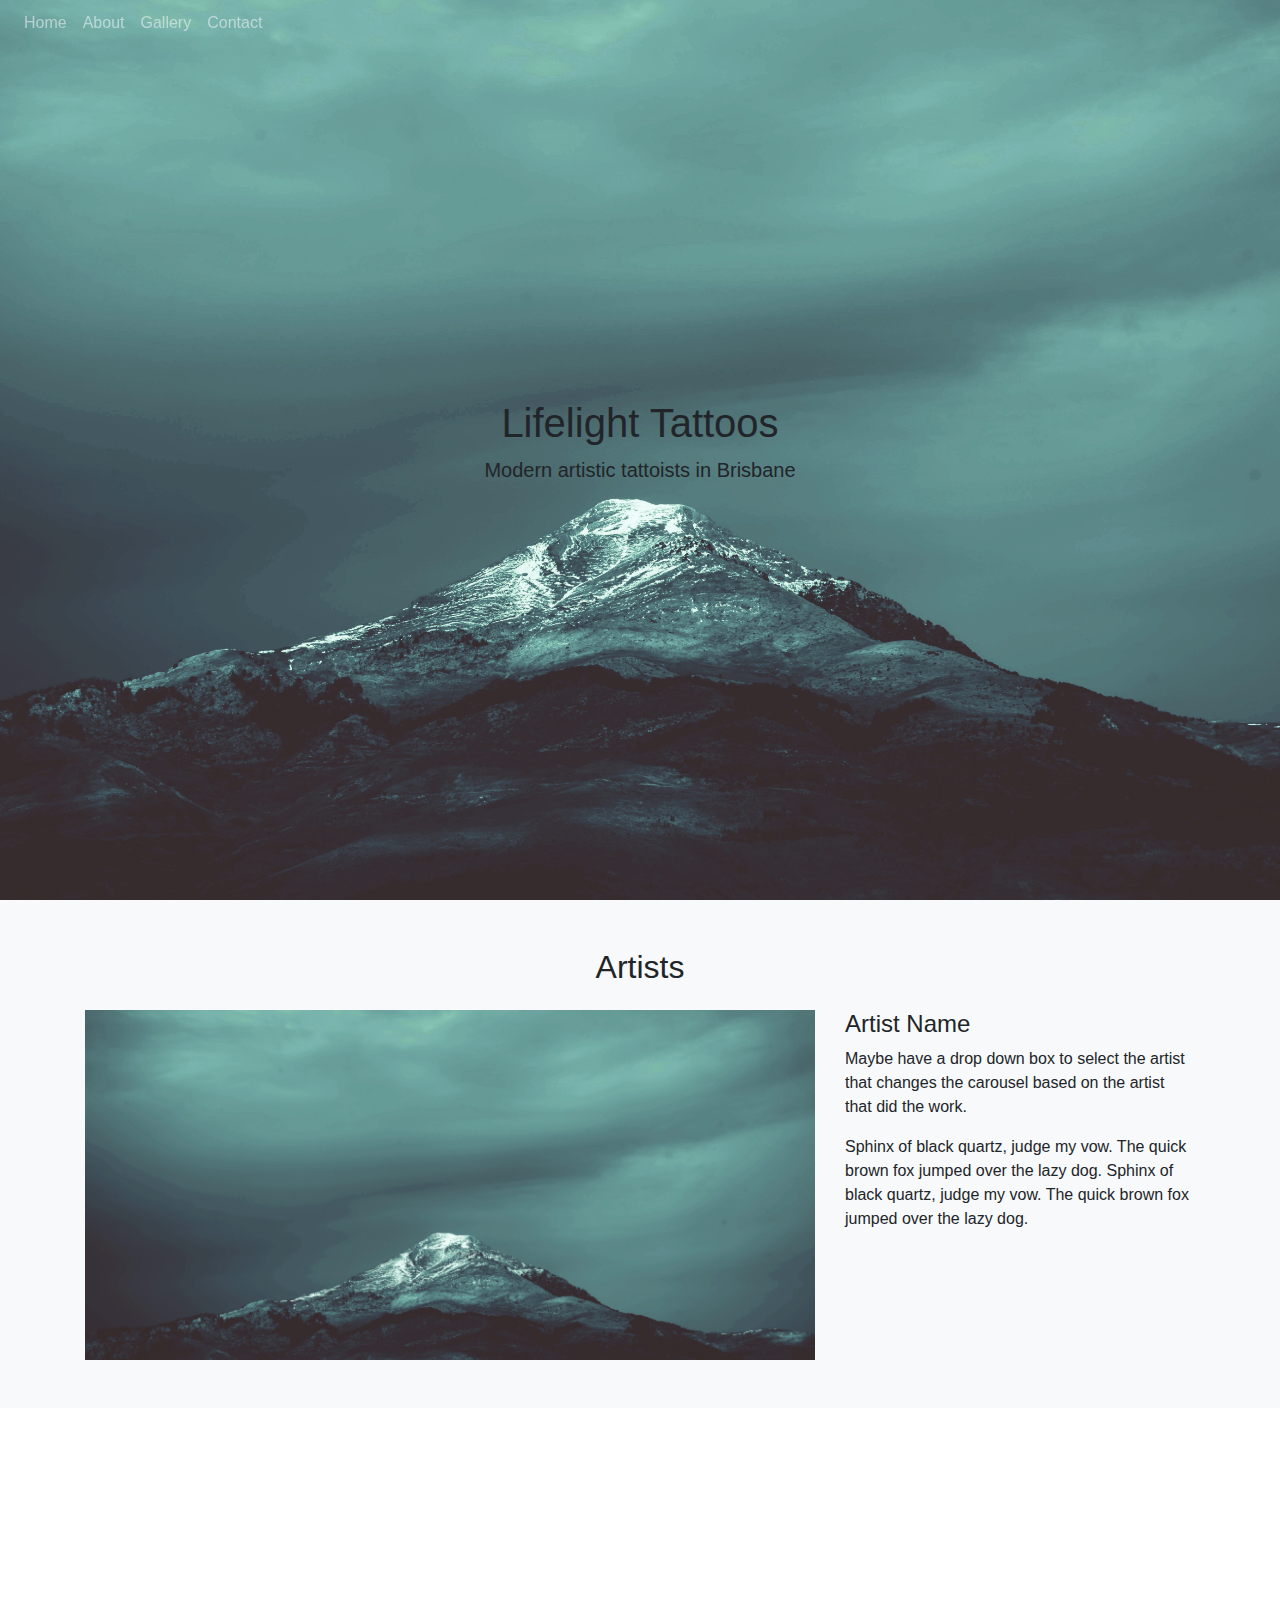
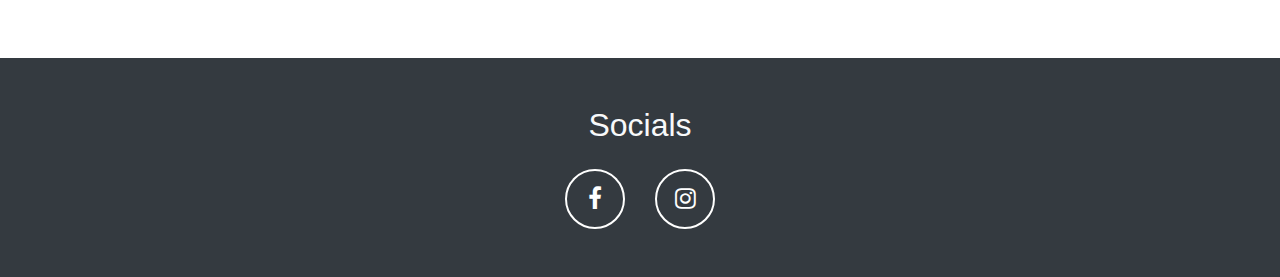
<file: index.html>
<!DOCTYPE html>
<html>
    <head>
        <!-- Meta -->
        <meta charset="utf-8" />
        <meta name="description" content="A simple website template for a tattoo parlor." />
        <meta name="author" content="Benjamin Casey" />
        <title>Lifelight Tattoos - Template One</title>
        <!-- TODO: Icon -->
        <!-- <link rel="icon" type="image/x-icon" href="ENTER IMAGE PATH HERE" /> -->
        <!-- Fonts -->
        <!-- Bootstrap Styling -->
        <link rel="stylesheet" href="https://cdnjs.cloudflare.com/ajax/libs/font-awesome/4.7.0/css/font-awesome.min.css">
        <link rel="stylesheet" href="https://maxcdn.bootstrapcdn.com/bootstrap/4.0.0/css/bootstrap.min.css" integrity="sha384-Gn5384xqQ1aoWXA+058RXPxPg6fy4IWvTNh0E263XmFcJlSAwiGgFAW/dAiS6JXm" crossorigin="anonymous">
        <script src="https://code.jquery.com/jquery-3.3.1.slim.min.js" integrity="sha384-q8i/X+965DzO0rT7abK41JStQIAqVgRVzpbzo5smXKp4YfRvH+8abtTE1Pi6jizo" crossorigin="anonymous"></script>
        <script src="https://cdnjs.cloudflare.com/ajax/libs/popper.js/1.14.7/umd/popper.min.js" integrity="sha384-UO2eT0CpHqdSJQ6hJty5KVphtPhzWj9WO1clHTMGa3JDZwrnQq4sF86dIHNDz0W1" crossorigin="anonymous"></script>
        <script src="https://stackpath.bootstrapcdn.com/bootstrap/4.3.1/js/bootstrap.min.js" integrity="sha384-JjSmVgyd0p3pXB1rRibZUAYoIIy6OrQ6VrjIEaFf/nJGzIxFDsf4x0xIM+B07jRM" crossorigin="anonymous"></script>

        <!-- My Styling -->
        <script src="script.js"></script>        
        <link href="css/style.css" rel="stylesheet" />
    </head>

    <!-- Page Content -->
    <body>
        <!-- Navigation -->
        <nav class="navbar navbar-dark bg-dark navbar-expand-sm fixed-top" id="navbar">
            <!-- Branding and toggle button -->
            <!--            <a class="navbar-brand" href="#">Lifelight Tattoos</a>-->
            <button class="navbar-toggler" data-toggle="collapse" data-target="#navLinks">
                <span class="navbar-toggler-icon"></span>
            </button>

            <!-- Page links -->
            <div class="collapse navbar-collapse" id="navLinks">
                <ul class="navbar-nav">
                    <li class="nav-item"> <a href="" class="nav-link">Home</a> </li>
                    <li class="nav-item"> <a href="" class="nav-link">About</a> </li>
                    <li class="nav-item"> <a href="" class="nav-link">Gallery</a> </li>
                    <li class="nav-item"> <a href="" class="nav-link">Contact</a> </li>
                </ul>
            </div>
        </nav>

        <!-- Masthead -->
        <header class="masthead">
            <div class="container h-100">
                <div class="row h-100 align-items-center">
                    <div class="col-12 text-center">
                        <h1 class="font-weight-light">Lifelight Tattoos</h1>
                        <p class="lead">Modern artistic tattoists in Brisbane</p>
                    </div>
                </div>
            </div>
        </header>


        <!-- Portfolio/tattoo gallery -->        
        <section class="bg-light py-5">
            <div class="container">
                <h2 class="text-center pb-3">Artists</h2>
                <div class="row">
                    <!-- Image carousel -->
                    <div class="carousel slide col-sm-8" data-ride="carousel">
                        <div class="carousel-inner">
                            <div class="carousel-item active">
                                <img class="d-block w-100" src="assets/masthead.jpg" alt="First slide">
                            </div>
                            <div class="carousel-item">
                                <img class="d-block w-100" src="assets/testImage1.jpg" alt="Second slide">
                            </div>
                        </div>
                    </div>
                    <div class="col-sm-4">
                        <h4>Artist Name</h4>
                        <p>Maybe have a drop down box to select the artist that changes the carousel based on the artist that did the work.</p>
                        <p>Sphinx of black quartz, judge my vow. The quick brown fox jumped over the lazy dog. Sphinx of black quartz, judge my vow. The quick brown fox jumped over the lazy dog.</p>
                    </div>
                </div>
            </div>            
        </section> 

        <!-- Parallax image break -->
        <section>
            <div class="parallax"></div>
        </section>

        <!-- Contact, socials -->
        <section class="bg-dark py-5 text-light">
            <div class="container">
                <h2 class="text-center pb-3">Socials</h2>
                <div class="row text-center">
                    <div class="col-sm-4"></div>
                    <div class="col-sm text-right">
                        <button type="button" class="btn btn-primary btn-lg btn-circle">
                            <i class="fa fa-facebook"></i>
                        </button>
                    </div>
                    <div class="col-sm text-left">
                        <button type="button" class="btn btn-primary btn-lg btn-circle">
                            <i class="fa fa-instagram"></i>
                        </button>
                    </div>
                    <div class="col-sm-4"></div>
                </div>
            </div>
        </section>

        <!-- Footer info -->
        <footer>

        </footer>
    </body>

</html>
</file>
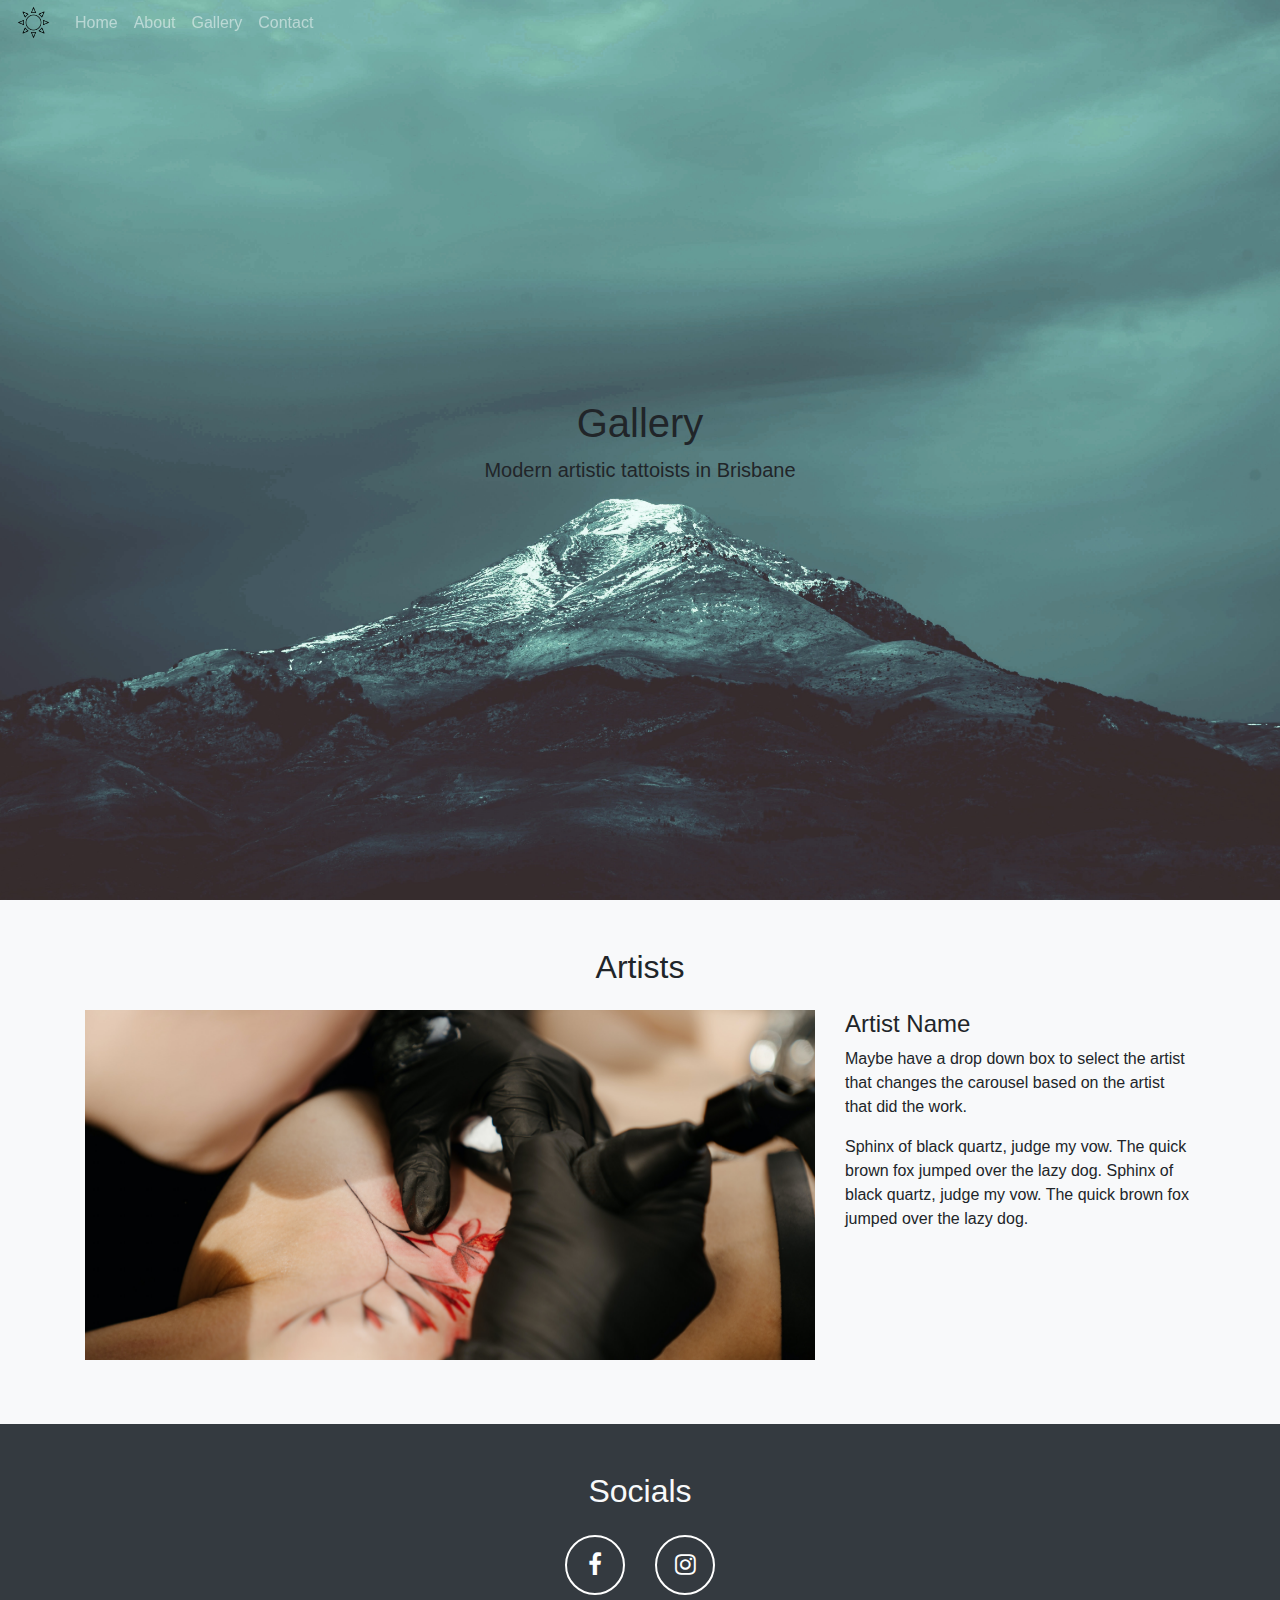
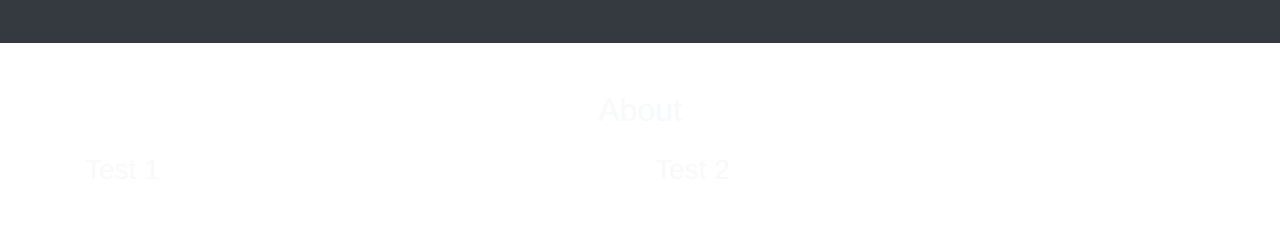
<file: gallery.html>
<!DOCTYPE html>
<html>
    <head>
        <!-- Meta -->
        <meta charset="utf-8" />
        <meta name="description" content="A simple website template for a tattoo parlor." />
        <meta name="author" content="Benjamin Casey" />
        <title>Lifelight Tattoos - Template One</title>
        <!-- TODO: Icon -->
        <!-- <link rel="icon" type="image/x-icon" href="ENTER IMAGE PATH HERE" /> -->
        <!-- Fonts -->
        <!-- Bootstrap Styling -->
        <link rel="stylesheet" href="https://cdnjs.cloudflare.com/ajax/libs/font-awesome/4.7.0/css/font-awesome.min.css">
        <link rel="stylesheet" href="https://maxcdn.bootstrapcdn.com/bootstrap/4.0.0/css/bootstrap.min.css" integrity="sha384-Gn5384xqQ1aoWXA+058RXPxPg6fy4IWvTNh0E263XmFcJlSAwiGgFAW/dAiS6JXm" crossorigin="anonymous">
        <script src="https://code.jquery.com/jquery-3.3.1.slim.min.js" integrity="sha384-q8i/X+965DzO0rT7abK41JStQIAqVgRVzpbzo5smXKp4YfRvH+8abtTE1Pi6jizo" crossorigin="anonymous"></script>
        <script src="https://cdnjs.cloudflare.com/ajax/libs/popper.js/1.14.7/umd/popper.min.js" integrity="sha384-UO2eT0CpHqdSJQ6hJty5KVphtPhzWj9WO1clHTMGa3JDZwrnQq4sF86dIHNDz0W1" crossorigin="anonymous"></script>
        <script src="https://stackpath.bootstrapcdn.com/bootstrap/4.3.1/js/bootstrap.min.js" integrity="sha384-JjSmVgyd0p3pXB1rRibZUAYoIIy6OrQ6VrjIEaFf/nJGzIxFDsf4x0xIM+B07jRM" crossorigin="anonymous"></script>

        <!-- My Styling -->
        <script src="script.js"></script>        
        <link href="css/style.css" rel="stylesheet" />
    </head>

    <!-- Page Content -->
    <body>
        <!-- Navigation -->
        <nav class="navbar navbar-dark bg-dark navbar-expand-sm fixed-top" id="navbar">      
            <a class="navbar-brand" href="#">
                <img src="assets/free-sun-icon-3335-thumb.png" height=35>
            </a>
            <!-- Branding and toggle button -->
            <!--            <a class="navbar-brand" href="#">Lifelight Tattoos</a>-->
            <button class="navbar-toggler" data-toggle="collapse" data-target="#navLinks">
                <span class="navbar-toggler-icon"></span>
            </button>

            <!-- Page links -->
            <div class="collapse navbar-collapse" id="navLinks">
                <ul class="navbar-nav">
                    <li class="nav-item"> <a href="index.html" class="nav-link">Home</a> </li>
                    <li class="nav-item"> <a href="" class="nav-link">About</a> </li>
                    <li class="nav-item"> <a href="" class="nav-link">Gallery</a> </li>
                    <li class="nav-item"> <a href="" class="nav-link">Contact</a> </li>
                </ul>
            </div>
        </nav>

        <!-- Masthead -->
        <header class="masthead">
            <div class="container h-100">
                <div class="row h-100 align-items-center">
                    <div class="col-12 text-center">
                        <h1 class="font-weight-light">Gallery</h1>
                        <p class="lead">Modern artistic tattoists in Brisbane</p>
                    </div>
                </div>
            </div>
        </header>


        <!-- Portfolio/tattoo gallery -->        
        <section class="bg-light py-5">
            <div class="container pb-3">
                <h2 class="text-center pb-3">Artists</h2>
                <div class="row">
                    <!-- Image carousel -->
                    <div class="carousel slide col-sm-8" data-ride="carousel">
                        <div class="carousel-inner">
                            <div class="carousel-item active">
                                <img class="d-block w-100" src="assets/Tattoo1.jpg" alt="First slide">
                            </div>
                            <div class="carousel-item">
                                <img class="d-block w-100" src="assets/Tattoo2.jpg" alt="Second slide">
                            </div>
                            <div class="carousel-item">
                                <img class="d-block w-100" src="assets/Tattoo3.jpg" alt="Second slide">
                            </div>
                        </div>
                    </div>
                    <div class="col-sm-4">
                        <h4>Artist Name</h4>
                        <p>Maybe have a drop down box to select the artist that changes the carousel based on the artist that did the work.</p>
                        <p>Sphinx of black quartz, judge my vow. The quick brown fox jumped over the lazy dog. Sphinx of black quartz, judge my vow. The quick brown fox jumped over the lazy dog.</p>
                    </div>
                </div>
            </div>            
        </section> 

<!--
         Parallax image break 
        <section>
            <div class="parallax"></div>
        </section>
-->

        <!-- Contact, socials -->
        <section class="bg-dark py-5 text-light">
            <div class="container">
                <h2 class="text-center pb-3">Socials</h2>
                <div class="row text-center">
                    <div class="col-sm-4"></div>
                    <div class="col-sm text-right">
                        <button type="button" class="btn btn-primary btn-lg btn-circle">
                            <i class="fa fa-facebook"></i>
                        </button>
                    </div>
                    <div class="col-sm text-left">
                        <button type="button" class="btn btn-primary btn-lg btn-circle">
                            <i class="fa fa-instagram"></i>
                        </button>
                    </div>
                    <div class="col-sm-4"></div>
                </div>
            </div>
        </section>

        <!-- Footer info -->
        <footer class="about py-5 text-light">
            <div class="container">
                <h2 class="text-center pb-3">About</h2>
                <div class="row">
                    <div class="col-sm">
                        <h3>Test 1</h3>
                    </div>
                    <div class="col-sm">
                        <h3>Test 2</h3>
                    </div>
                </div>
            </div>
        </footer>
    </body>

</html>
</file>
<file: css/style.css>
.navbar {
    height: 5%;
}

.bg-dark.navbar { 
    background: transparent !important;
    transition: 0.3s ease;
}

.bg-dark.scrolled {
    background: #343a40 !important;
}

.masthead {
    height: 100vh;
    min-height: 500px;
    background-image: url('../assets/masthead.jpg');
    background-size: cover;
    background-position: center;
    background-repeat: no-repeat;
}

.carousel-inner {
    /* Note: could adjust this to screen size. If at a point where the image starts messing up, change heihgt/layout */
    height: 350px;
    max-height: 350px;
}

.parallax {
    /*
    Set image and height?
    background-image: url("");
    */
    background-image: url("../assets/testImage1.jpg");
    min-height: 250px;

    background-attachment: fixed;
    background-size: cover;
    background-position: center;
    background-repeat: no-repeat; 
}
 
.btn-circle {
    width: 60px;
    height: 60px;
    padding: 10px 16px;
    border-radius: 35px;
    font-size: 24px;
    line-height: 1.33;
    background: transparent;
    border: 2px solid white;
}

/*
Smaller version: 
.btn-circle {
    width: 30px;
    height: 30px;
    padding: 6px 0px;
    border-radius: 15px;
    text-align: center;
    font-size: 12px;
    line-height: 1.42857;

Bigger version:
.btn-circle {
    width: 70px;
    height: 70px;
    padding: 10px 16px;
    border-radius: 35px;
    font-size: 24px;
    line-height: 1.33;
}
}*/
</file>
